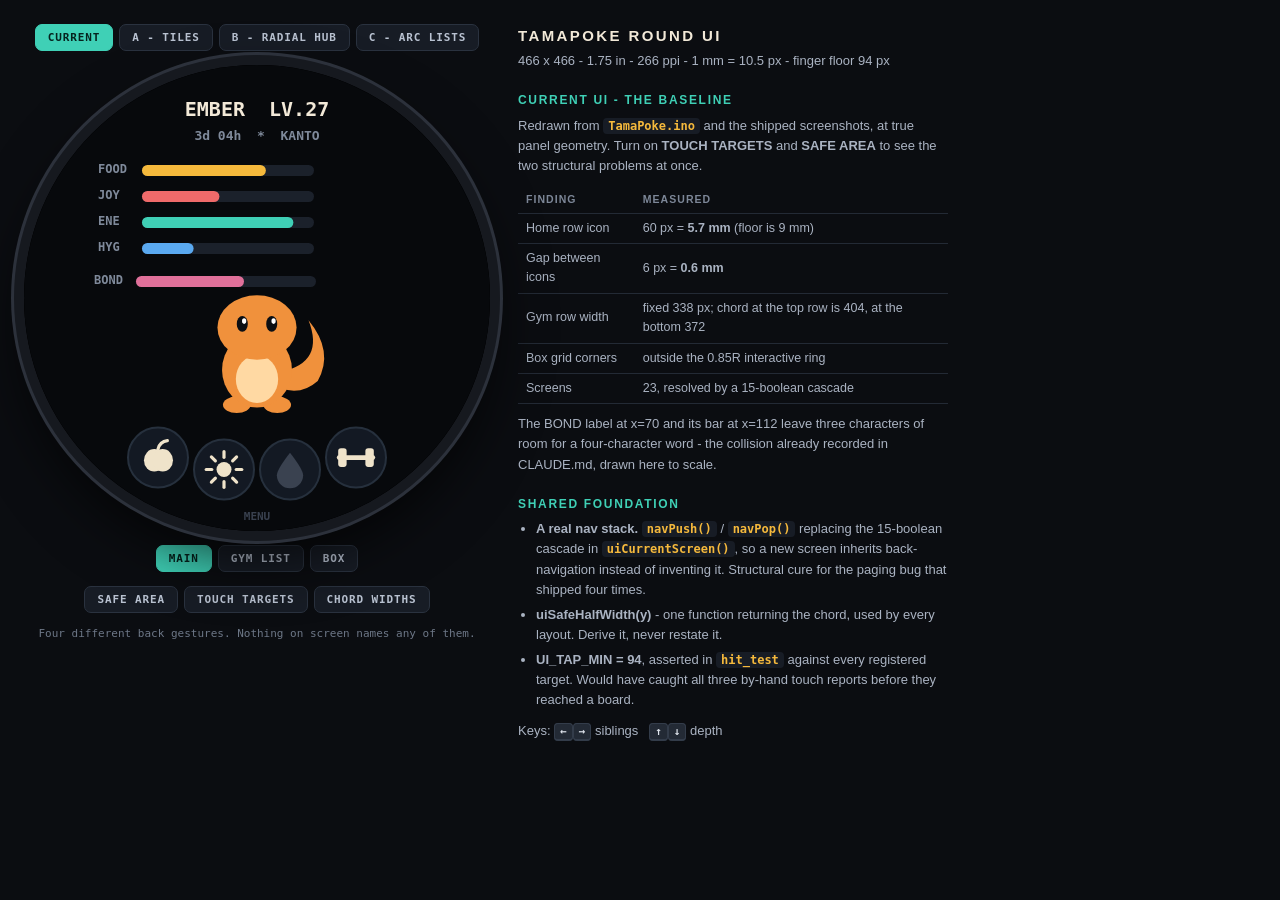
<file: tools/uxproto/index.html>
<!DOCTYPE html>
<meta charset="utf-8">
<title>TamaPoke - round UI prototypes</title>
<style>
  :root { color-scheme: dark; }
  * { box-sizing: border-box; }
  body {
    margin: 0; background: #0b0d11; color: #dfe4ec;
    font: 14px/1.55 ui-sans-serif, -apple-system, "Segoe UI", sans-serif;
    display: flex; gap: 28px; padding: 24px; align-items: flex-start;
  }
  h1 { font-size: 15px; letter-spacing: .16em; text-transform: uppercase; margin: 0 0 4px; color: #f2e9d8; }
  .sub { color: #7d8798; font-size: 12px; margin: 0 0 16px; }
  .stage { display: flex; flex-direction: column; align-items: center; gap: 14px; }
  .bezel {
    width: 466px; height: 466px; border-radius: 50%;
    background: #000; position: relative;
    box-shadow: 0 0 0 10px #16191f, 0 0 0 13px #2c313b, 0 26px 60px rgba(0,0,0,.75);
  }
  canvas { width: 466px; height: 466px; border-radius: 50%; display: block; touch-action: none; cursor: grab; }
  canvas:active { cursor: grabbing; }
  .row { display: flex; gap: 6px; flex-wrap: wrap; justify-content: center; max-width: 500px; }
  button {
    background: #171c25; color: #b9c2d1; border: 1px solid #2a323f; border-radius: 7px;
    padding: 7px 12px; font: 600 11px/1 ui-monospace, Menlo, monospace;
    letter-spacing: .08em; cursor: pointer; text-transform: uppercase;
  }
  button:hover { border-color: #3d4757; color: #e8eef8; }
  button[aria-pressed="true"] { background: #3fd0b6; border-color: #3fd0b6; color: #06231e; }
  button.alt[aria-pressed="true"] { background: #f5b93c; border-color: #f5b93c; color: #2a1c00; }
  .notes { width: 430px; }
  .notes h2 { font-size: 12px; letter-spacing: .14em; text-transform: uppercase; color: #3fd0b6; margin: 20px 0 6px; }
  .notes h2:first-child { margin-top: 0; }
  .notes p { margin: 0 0 10px; color: #aab3c2; font-size: 13px; }
  .notes ul { margin: 0 0 10px; padding-left: 18px; color: #aab3c2; font-size: 13px; }
  .notes li { margin-bottom: 5px; }
  code { font: 600 12px ui-monospace, Menlo, monospace; color: #f5b93c; background: #171c25; padding: 1px 5px; border-radius: 4px; }
  table { border-collapse: collapse; width: 100%; font-size: 12.5px; margin-bottom: 10px; }
  th, td { text-align: left; padding: 5px 8px; border-bottom: 1px solid #232a35; color: #aab3c2; }
  th { color: #7d8798; font-weight: 600; text-transform: uppercase; font-size: 10.5px; letter-spacing: .1em; }
  kbd { font: 600 11px ui-monospace, Menlo, monospace; background: #232a35; border: 1px solid #333c4a;
        border-bottom-width: 2px; border-radius: 4px; padding: 1px 5px; color: #dfe4ec; }
  .legend { font: 11px ui-monospace, Menlo, monospace; color: #6d7787; text-align: center; max-width: 470px; }
  .swatch { display: inline-block; width: 9px; height: 9px; border-radius: 2px; vertical-align: -1px; margin-right: 3px; }
</style>

<div class="stage">
  <div class="row" id="tabs"></div>
  <div class="bezel"><canvas id="cv" width="466" height="466"></canvas></div>
  <div class="row" id="views"></div>
  <div class="row" id="toggles"></div>
  <div class="legend" id="legend"></div>
</div>

<div class="notes" id="notes"></div>

<script>
// ---------------------------------------------------------------- geometry
const R = 233, CX = 233, CY = 233;
const PPMM = 466 / 1.75 / 25.4;          // 266 ppi -> 10.47 px per mm
const TAP_MIN = 94;                       // 9 mm finger floor, in px
const hc = y => Math.sqrt(Math.max(0, R * R - (y - CY) * (y - CY)));  // half chord

const C = {
  bg: '#07090c', ink: '#f2e9d8', dim: '#7f8a9b', track: '#1b212b', panel: '#131923',
  line: '#26303d', teal: '#3fd0b6', amber: '#f5b93c', rose: '#ef6a6a',
  blue: '#5aa9f0', gold: '#ffd76a', green: '#6dd36d', cream: '#efe3ca'
};

const cv = document.getElementById('cv');
const ctx = cv.getContext('2d');
const dpr = Math.min(3, window.devicePixelRatio || 1);
cv.width = 466 * dpr; cv.height = 466 * dpr; ctx.scale(dpr, dpr);

let HITS = [];   // every renderer declares its tappable areas here, per frame
let HIT_ON = true;
const hitR = (x, y, w, h, label) => HIT_ON && HITS.push({ x, y, w, h, label });
const hitC = (x, y, r, label) => HIT_ON && HITS.push({ x: x - r, y: y - r, w: r * 2, h: r * 2, label, round: true });

// ---------------------------------------------------------------- drawing
function T(txt, x, y, size, color, align = 'center', weight = 700) {
  ctx.fillStyle = color; ctx.textAlign = align; ctx.textBaseline = 'middle';
  ctx.font = `${weight} ${size}px ui-monospace, Menlo, monospace`;
  ctx.fillText(txt, x, y);
}
function ring(r, a0, a1, w, color, cap = 'butt') {
  ctx.beginPath(); ctx.arc(CX, CY, r, a0, a1);
  ctx.lineWidth = w; ctx.strokeStyle = color; ctx.lineCap = cap; ctx.stroke(); ctx.lineCap = 'butt';
}
function rrect(x, y, w, h, r, fill, stroke, lw = 2) {
  ctx.beginPath(); ctx.roundRect(x, y, w, h, r);
  if (fill) { ctx.fillStyle = fill; ctx.fill(); }
  if (stroke) { ctx.lineWidth = lw; ctx.strokeStyle = stroke; ctx.stroke(); }
}
function disc(x, y, r, fill, stroke, lw = 2) {
  ctx.beginPath(); ctx.arc(x, y, r, 0, 7);
  if (fill) { ctx.fillStyle = fill; ctx.fill(); }
  if (stroke) { ctx.lineWidth = lw; ctx.strokeStyle = stroke; ctx.stroke(); }
}
function bar(x, y, w, h, pct, color) {
  rrect(x, y, w, h, h / 2, C.track);
  if (pct > 0) rrect(x, y, Math.max(h, w * pct), h, h / 2, color);
}

// a stand-in creature; the firmware streams real PMD sprites here
function mon(x, y, s, c1 = '#f0913c', c2 = '#ffd9a3') {
  ctx.save(); ctx.translate(x, y); ctx.scale(s, s);
  ctx.fillStyle = c1;
  ctx.beginPath(); ctx.moveTo(26, 16); ctx.quadraticCurveTo(74, 6, 56, -40);
  ctx.quadraticCurveTo(84, -6, 66, 26); ctx.quadraticCurveTo(48, 42, 26, 34); ctx.fill();
  ctx.beginPath(); ctx.ellipse(-22, 52, 15, 9, 0, 0, 7); ctx.fill();
  ctx.beginPath(); ctx.ellipse(22, 52, 15, 9, 0, 0, 7); ctx.fill();
  ctx.beginPath(); ctx.ellipse(0, 14, 38, 41, 0, 0, 7); ctx.fill();
  ctx.fillStyle = c2; ctx.beginPath(); ctx.ellipse(0, 24, 23, 26, 0, 0, 7); ctx.fill();
  ctx.fillStyle = c1; ctx.beginPath(); ctx.ellipse(0, -32, 43, 35, 0, 0, 7); ctx.fill();
  ctx.fillStyle = '#0b0e13';
  ctx.beginPath(); ctx.ellipse(-16, -36, 6, 8.5, 0, 0, 7); ctx.fill();
  ctx.beginPath(); ctx.ellipse(16, -36, 6, 8.5, 0, 0, 7); ctx.fill();
  ctx.fillStyle = '#fff';
  ctx.beginPath(); ctx.ellipse(-14, -39, 2.3, 3, 0, 0, 7); ctx.fill();
  ctx.beginPath(); ctx.ellipse(18, -39, 2.3, 3, 0, 0, 7); ctx.fill();
  ctx.restore();
}

function icon(name, x, y, s, col) {
  ctx.save(); ctx.translate(x, y); ctx.scale(s / 32, s / 32);
  ctx.strokeStyle = col; ctx.fillStyle = col; ctx.lineWidth = 3.4;
  ctx.lineJoin = 'round'; ctx.lineCap = 'round';
  const P = (...pts) => { ctx.beginPath(); ctx.moveTo(pts[0], pts[1]); for (let i = 2; i < pts.length; i += 2) ctx.lineTo(pts[i], pts[i + 1]); };
  switch (name) {
    case 'food':
      ctx.beginPath(); ctx.ellipse(-4, 3, 11, 12, 0, 0, 7); ctx.fill();
      ctx.beginPath(); ctx.ellipse(5, 3, 11, 12, 0, 0, 7); ctx.fill();
      ctx.beginPath(); ctx.moveTo(0, -9); ctx.quadraticCurveTo(2, -17, 10, -18); ctx.stroke(); break;
    case 'light':
      ctx.beginPath(); ctx.arc(0, 0, 8, 0, 7); ctx.fill();
      for (let i = 0; i < 8; i++) { const a = i * Math.PI / 4; ctx.beginPath(); ctx.moveTo(Math.cos(a) * 13, Math.sin(a) * 13); ctx.lineTo(Math.cos(a) * 19, Math.sin(a) * 19); ctx.stroke(); } break;
    case 'bath':
      ctx.beginPath(); ctx.moveTo(0, -18); ctx.quadraticCurveTo(14, 0, 14, 6);
      ctx.arc(0, 6, 14, 0, Math.PI); ctx.quadraticCurveTo(-14, 0, 0, -18); ctx.fill(); break;
    case 'train':
      P(-18, 0, 18, 0); ctx.lineWidth = 5; ctx.stroke(); ctx.lineWidth = 3.4;
      rrect(-19, -10, 9, 20, 3, col); rrect(10, -10, 9, 20, 3, col); break;
    case 'party':
      ctx.beginPath(); ctx.arc(0, 0, 17, 0, 7); ctx.stroke();
      P(-17, 0, -6, 0); ctx.stroke(); P(6, 0, 17, 0); ctx.stroke();
      ctx.beginPath(); ctx.arc(0, 0, 6, 0, 7); ctx.fill(); break;
    case 'dex':
      rrect(-15, -17, 30, 34, 4, null, col, 3.4); P(-6, -17, -6, 17); ctx.stroke();
      P(1, -8, 10, -8); ctx.stroke(); P(1, 0, 10, 0); ctx.stroke(); break;
    case 'gym':
      ctx.beginPath(); ctx.moveTo(0, -18); for (let i = 1; i < 6; i++) { const a = -Math.PI / 2 + i * Math.PI / 3; ctx.lineTo(Math.cos(a) * 18, Math.sin(a) * 18); } ctx.closePath(); ctx.stroke();
      ctx.beginPath(); ctx.arc(0, 0, 7, 0, 7); ctx.fill(); break;
    case 'gear':
      ctx.beginPath(); ctx.arc(0, 0, 15, 0, 7); ctx.stroke();
      ctx.beginPath(); ctx.arc(0, 0, 6, 0, 7); ctx.stroke();
      for (let i = 0; i < 6; i++) { const a = i * Math.PI / 3; ctx.beginPath(); ctx.moveTo(Math.cos(a) * 15, Math.sin(a) * 15); ctx.lineTo(Math.cos(a) * 20, Math.sin(a) * 20); ctx.lineWidth = 6; ctx.stroke(); } break;
    case 'bag':
      rrect(-15, -8, 30, 24, 5, null, col, 3.4);
      ctx.beginPath(); ctx.arc(0, -8, 9, Math.PI, 0); ctx.stroke(); break;
    case 'back':
      P(8, -12, -8, 0, 8, 12); ctx.lineWidth = 4; ctx.stroke(); break;
  }
  ctx.restore();
}

function clipCircle() { ctx.save(); ctx.beginPath(); ctx.arc(CX, CY, R, 0, 7); ctx.clip(); }

// ---------------------------------------------------------------- state
const S = {
  proto: 'now', view: 0,
  overlays: { safe: false, targets: false, chord: false },
  tile: 2, tilePos: 2, detail: 0, detailTarget: 0,   // A
  bloom: 0, bloomTarget: 0, hubSel: -1,              // B
  scroll: 0, scrollPos: 0,                           // C
  toast: '', toastUntil: 0, flash: 0
};
const say = m => { S.toast = m; S.toastUntil = performance.now() + 1400; };

const DATA = {
  pet: { name: 'EMBER', species: 'CHARMANDER', lvl: 27, food: .72, joy: .45, ene: .88, hyg: .3, bond: .6 },
  party: [
    { n: 'BULBA', d: 'IVYSAUR', l: 41, c: '#6dd36d' }, { n: 'SQUIRT', d: 'WARTORTLE', l: 38, c: '#5aa9f0' },
    { n: 'PIKA', d: 'PIKACHU', l: 52, c: '#f5d33c' }, { n: 'ONIX', d: 'ONIX', l: 33, c: '#9aa4b2' },
    { n: '', d: '', l: 0, c: '' }, { n: 'GENGAR', d: 'GENGAR', l: 61, c: '#a878d8' }
  ],
  gyms: [
    { n: 'BROCK', t: 'ROCK', l: 14, w: 1 }, { n: 'MISTY', t: 'WATER', l: 21, w: 1 },
    { n: 'SURGE', t: 'ELECTRIC', l: 24, w: 1 }, { n: 'ERIKA', t: 'GRASS', l: 29, w: 0 },
    { n: 'KOGA', t: 'POISON', l: 43, w: 0 }, { n: 'SABRINA', t: 'PSYCHIC', l: 43, w: 0 },
    { n: 'BLAINE', t: 'FIRE', l: 47, w: 0 }, { n: 'GIOVANNI', t: 'GROUND', l: 50, w: 0 },
    { n: 'LORELEI', t: 'ICE', l: 52, w: 0 }, { n: 'BRUNO', t: 'FIGHT', l: 53, w: 0 },
    { n: 'AGATHA', t: 'GHOST', l: 54, w: 0 }, { n: 'LANCE', t: 'DRAGON', l: 56, w: 0 }
  ],
  box: [
    { n: 'RATTATA', l: 12, c: '#c08a5a' }, { n: 'PIDGEY', l: 18, c: '#d8c08a' },
    { n: 'ODDISH', l: 22, c: '#6dd36d' }, { n: '', l: 0, c: '' },
    { n: 'ABRA', l: 29, c: '#f0a0c0' }, { n: 'MACHOP', l: 31, c: '#9aa4b2' }
  ]
};

// ================================================================ CURRENT UI
function drawNow() {
  ctx.fillStyle = C.bg; ctx.fillRect(0, 0, 466, 466);
  if (S.view === 0) nowMain(); else if (S.view === 1) nowList(); else nowBox();
}

function nowMain() {
  const p = DATA.pet;
  T(p.name + '  LV.' + p.lvl, CX, 46, 20, C.ink);
  T('3d 04h  *  KANTO', CX, 72, 13, C.dim);
  const stats = [['FOOD', p.food, C.amber], ['JOY', p.joy, C.rose], ['ENE', p.ene, C.teal], ['HYG', p.hyg, C.blue]];
  stats.forEach(([n, v, col], i) => {
    const y = 100 + i * 26;
    T(n, 74, y + 5, 12, C.dim, 'left');
    bar(118, y, 172, 11, v, col);
  });
  T('BOND', 70, 216, 12, C.dim, 'left');   // the collision this file's notes describe
  bar(112, 211, 180, 11, p.bond, '#e0709a');
  mon(CX, 292, 0.92);
  // four 60 px icons at 66 px pitch, on the panel arc
  const names = ['food', 'light', 'bath', 'train'];
  names.forEach((n, i) => {
    const dx = (i - 1.5) * 66, x = CX + dx, y = 406 - dx * dx / 729;
    disc(x, y, 30, C.panel, C.line, 2);
    icon(n, x, y, 30, i === 2 ? '#3a4250' : C.cream);   // BATH greyed while asleep
    hitR(x - 30, y - 30, 60, 60, n.toUpperCase());
  });
  T('MENU', CX, 452, 11, '#39414f');
}

function nowList() {
  ctx.fillStyle = C.cream; ctx.fillRect(0, 0, 466, 466);
  T('GYMS - KANTO', CX, 44, 18, '#3a3226');
  for (let i = 0; i < 5; i++) {
    const g = DATA.gyms[i], y = 84 + i * 62;
    rrect(64, y, 338, 54, 8, g.w ? '#e2d3b4' : '#e9dcc2', '#c9b78f', 2);
    T(g.n, 78, y + 20, 17, '#3a3226', 'left');
    T(g.t + '  -  LV.' + g.l, 78, y + 40, 12, '#8a7c62', 'left');
    if (g.w) { disc(372, y + 27, 15, C.gold, '#a8862a', 2); T('*', 372, y + 27, 15, '#6b5210'); }
    hitR(64, y, 338, 54, 'ROW ' + (i + 1));
  }
  T('1 / 3   swipe: page  -  past the end: exit', CX, 424, 11, '#8a7c62');
}

function nowBox() {
  ctx.fillStyle = C.cream; ctx.fillRect(0, 0, 466, 466);
  T('BOX  1/3', CX, 40, 18, '#3a3226');
  for (let i = 0; i < 6; i++) {
    const x = 62 + (i % 2) * 178, y = 74 + ((i / 2) | 0) * 118, b = DATA.box[i];
    rrect(x, y, 164, 106, 8, '#e9dcc2', '#c9b78f', 2);
    if (b.n) {
      disc(x + 38, y + 46, 26, b.c || '#ccc');
      T(b.n, x + 72, y + 36, 12, '#3a3226', 'left');
      T('Lv.' + b.l, x + 72, y + 58, 12, '#8a7c62', 'left');
    } else T('- EMPTY -', x + 82, y + 53, 12, '#b6a88f');
    hitR(x, y, 164, 106, 'SLOT ' + (i + 1));
  }
  T('tap: back', CX, 440, 12, '#8a7c62');
}

// ================================================================ A - TILES
const TILES = ['PLAYER', 'PARTY', 'PET', 'EXPLORE', 'GYM', 'DEX'];

function drawA() {
  ctx.fillStyle = C.bg; ctx.fillRect(0, 0, 466, 466);
  clipCircle();
  const off = (S.tilePos - S.tile) * 466;
  for (let d = -1; d <= 1; d++) {
    const idx = S.tile + d; if (idx < 0 || idx >= TILES.length) continue;
    ctx.save(); ctx.translate(d * 466 - off, 0);
    HIT_ON = (d === 0);
    tileBody(idx);
    HIT_ON = true;
    ctx.restore();
  }
  ctx.restore();

  // persistent chrome: a title pill at 12 o'clock, tile dots at 6 o'clock
  rrect(CX - 60, 5, 120, 27, 13, 'rgba(7,9,12,.92)');
  T(TILES[S.tile], CX, 19, 13, C.teal);
  const n = TILES.length, w = 14, gap = 8, tot = n * w + (n - 1) * gap;
  for (let i = 0; i < n; i++) {
    const x = CX - tot / 2 + i * (w + gap);
    rrect(x, 432, i === S.tile ? w + 10 : w, 6, 3, i === S.tile ? C.teal : '#2c3542');
  }
  if (S.detail > .01) drawADetail();
  T('^ DETAIL', CX, 50, 10, 'rgba(63,208,182,' + (0.55 * (1 - S.detail)) + ')');
}

function tileBody(i) {
  if (i === 0) tilePlayer(); else if (i === 1) tileParty();
  else if (i === 2) tilePet(); else if (i === 3) tileExplore();
  else if (i === 4) tileGym(); else tileDex();
}

function tilePet() {
  const p = DATA.pet;
  // care stats become rim arcs, kept in the top half so the action row stays clear
  const seg = 0.14 * Math.PI;
  [[-0.94, p.food, C.amber, 'FOOD'], [-0.78, p.joy, C.rose, 'JOY'],
   [-0.36, p.ene, C.teal, 'ENE'], [-0.20, p.hyg, C.blue, 'HYG']].forEach(([s, v, col, lbl]) => {
    const a0 = s * Math.PI;
    ring(216, a0, a0 + seg, 9, '#1a2029', 'round');
    ring(216, a0, a0 + seg * v, 9, col, 'round');
    const am = a0 + seg / 2;
    T(lbl, CX + Math.cos(am) * 188, CY + Math.sin(am) * 188, 10, col);
  });
  T(p.name, CX, 118, 24, C.ink);
  T('LV.' + p.lvl + '  ' + p.species, CX, 142, 12, C.dim);
  mon(CX, 252, 0.88);
  // Compact-button pattern: 72 px graphic inside a 94 px hit disc.
  const home = [[92, 352], [186, 370], [280, 370], [374, 352]];
  ['food', 'light', 'bath', 'train'].forEach((n, i) => {
    const [x, y] = home[i];
    disc(x, y, 36, '#111823', C.line, 2);
    icon(n, x, y, 28, i === 2 ? '#39414f' : C.cream);
    hitC(x, y, 47, n.toUpperCase());
  });
  T('< PARTY', CX - 62, 414, 12, C.ink);
  T('EXPLORE >', CX + 62, 414, 12, C.ink);
}

function tileExplore() {
  T('EXPLORE', CX, 58, 24, C.ink);
  icon('party', CX, 145, 52, C.cream);
  rrect(CX - 92, 202, 184, 30, 10, '#111823', C.line, 2);
  T('KANTO', CX, 217, 13, C.ink);
  rrect(CX - 70, 246, 140, 44, 12, C.cream, C.line, 2);
  T('EASY', CX, 268, 14, C.bg);
  rrect(CX - 155, 306, 310, 72, 16, C.teal, C.ink, 2);
  T('EXPLORE', CX, 342, 22, C.bg);
  hitR(CX - 155, 295, 310, 94, 'START EXPLORING');
}

function tileGym() {
  T('KANTO', CX, 74, 22, C.ink); T('3 / 8 BADGES', CX, 100, 12, C.dim);
  for (let i = 0; i < 8; i++) {
    const x = CX + ((i % 4) - 1.5) * 78, y = 152 + ((i / 4) | 0) * 84;
    const won = DATA.gyms[i].w;
    disc(x, y, 33, won ? '#2a2410' : '#111823', won ? C.gold : C.line, 2);
    if (won) { disc(x, y, 20, C.gold); T('*', x, y + 1, 18, '#5c4406'); }
    else T('?', x, y, 18, '#39414f');
    hitC(x, y, 33, 'BADGE ' + (i + 1));
  }
  rrect(CX - 150, 336, 300, 62, 14, '#111823', C.line, 2);
  T('NEXT: ERIKA', CX, 356, 15, C.teal);
  T('GRASS  -  LV.29  -  3 MONS', CX, 378, 11, C.dim);
  hitR(CX - 150, 336, 300, 62, 'NEXT LEADER');
}

function tileParty() {
  // six slots on a ring, rotated so nothing sits under the title pill
  DATA.party.forEach((m, i) => {
    const a = -Math.PI / 3 + i * Math.PI / 3;
    const x = CX + Math.cos(a) * 126, y = CY + Math.sin(a) * 126;
    disc(x, y, 52, m.n ? '#111823' : '#0d1219', m.n ? C.line : '#1a2029', 2);
    if (m.n) {
      disc(x, y - 12, 22, m.c);
      T(m.n.slice(0, 7), x, y + 18, 11, C.ink);
      T('L' + m.l, x, y + 34, 10, C.dim);
    } else T('+', x, y, 26, '#2c3542');
    hitC(x, y, 52, m.n || 'EMPTY');
  });
  disc(CX, CY, 46, '#0d1219', C.teal, 2);
  T('5/6', CX, CY - 8, 19, C.teal); T('BOX', CX, CY + 14, 11, C.dim);
  hitC(CX, CY, 46, 'BOX');
}

function tileDex() {
  T('POKEDEX', CX, 74, 20, C.ink);
  ring(150, -Math.PI / 2, -Math.PI / 2 + Math.PI * 2 * 0.42, 18, C.teal, 'round');
  ring(150, -Math.PI / 2 + Math.PI * 2 * 0.42, Math.PI * 1.5, 18, '#1a2029');
  T('162', CX, CY - 8, 46, C.ink); T('OF 386', CX, CY + 28, 13, C.dim);
  T('KANTO 151  JOHTO 11', CX, 388, 12, C.dim);
}

function tilePlayer() {
  T('NATHAN', CX, 74, 22, C.ink);
  disc(CX, 176, 56, '#111823', C.line, 2); T('@', CX, 176, 40, C.teal);
  [['BADGES', '3'], ['MEDALS', '7'], ['STREAK', '12d']].forEach(([k, v], i) => {
    const y = 268 + i * 50;
    T(k, 128, y, 12, C.dim, 'left'); T(v, 338, y, 16, C.ink, 'right');
  });
}

function drawADetail() {
  const t = S.detail, y0 = 466 - 466 * t;
  ctx.save(); clipCircle();
  ctx.globalAlpha = t;
  ctx.fillStyle = '#0c1119'; ctx.fillRect(0, y0, 466, 466);
  ctx.strokeStyle = C.teal; ctx.lineWidth = 2;
  ctx.beginPath(); ctx.moveTo(120, y0 + 1); ctx.lineTo(346, y0 + 1); ctx.stroke();
  ctx.translate(0, y0);
  T('MOVES', CX, 56, 18, C.teal);
  [['FLAMETHROWER', 'FIRE', 95], ['SLASH', 'NORMAL', 70], ['DRAGON RAGE', 'DRAGON', 40], ['SMOKESCREEN', 'NORMAL', 0]]
    .forEach(([n, ty, pw], i) => {
      const yy = 104 + i * 62, w = 2 * hc(yy + 24) - 34;
      rrect(CX - w / 2, yy, w, 50, 10, '#131b26', C.line, 2);
      T(n, CX - w / 2 + 16, yy + 20, 14, C.ink, 'left');
      T(ty + (pw ? '  PWR ' + pw : '  STATUS'), CX - w / 2 + 16, yy + 38, 11, C.dim, 'left');
    });
  T('v  BACK', CX, 404, 12, C.dim);
  ctx.restore();
}

// ================================================================ B - HUB
const HUB = [['food', 'FEED'], ['light', 'LIGHT'], ['bath', 'BATH'], ['train', 'TRAIN'],
             ['party', 'PARTY'], ['dex', 'DEX'], ['gym', 'GYM'], ['gear', 'SETUP']];

function drawB() {
  ctx.fillStyle = C.bg; ctx.fillRect(0, 0, 466, 466);
  const b = S.bloom, p = DATA.pet;
  ctx.globalAlpha = Math.max(0, 1 - b * 1.4);
  T(p.name + '  LV.' + p.lvl, CX, 46, 20, C.ink);
  const segs = [[-Math.PI * .92, -Math.PI * .58, p.food, C.amber],
                [-Math.PI * .42, -Math.PI * .08, p.joy, C.rose],
                [Math.PI * .08, Math.PI * .42, p.ene, C.teal],
                [Math.PI * .58, Math.PI * .92, p.hyg, C.blue]];
  segs.forEach(([a0, a1, v, col]) => {
    ring(220, a0, a1, 8, '#1a2029', 'round'); ring(220, a0, a0 + (a1 - a0) * v, 8, col, 'round');
  });
  ctx.globalAlpha = 1;
  mon(CX, CY + 30 - b * 26, 1.02 - b * .34);

  if (b > .01) {
    ctx.fillStyle = `rgba(5,7,10,${.74 * b})`;
    ctx.beginPath(); ctx.arc(CX, CY, R, 0, 7); ctx.fill();
    HUB.forEach(([ic, lbl], i) => {
      const a = -Math.PI / 2 + i * Math.PI / 4;
      const rr = 165 * b, x = CX + Math.cos(a) * rr, y = CY + Math.sin(a) * rr;
      const on = S.hubSel === i;
      ctx.globalAlpha = b;
      disc(x, y, 48, on ? '#0d2b26' : '#121a25', on ? C.teal : C.line, on ? 3 : 2);
      icon(ic, x, y - 8, 32, on ? C.teal : C.cream);
      T(lbl, x, y + 24, 10, on ? C.teal : C.dim);
      ctx.globalAlpha = 1;
      if (b > .9) hitC(x, y, 48, lbl);
    });
    ctx.globalAlpha = b;
    disc(CX, CY, 40, 'rgba(10,14,20,.9)', C.line, 2);
    icon('back', CX, CY, 30, C.dim);
    ctx.globalAlpha = 1;
    if (b > .9) hitC(CX, CY, 40, 'CLOSE');
  } else {
    T('TAP THE PET', CX, 404, 13, C.dim);
    T('* HOLD FOR ACTIONS *', CX, 430, 11, '#3a4250');
    hitC(CX, CY + 30, 84, 'PET / OPEN HUB');
  }
}

// ================================================================ C - ARCS
function drawC() {
  ctx.fillStyle = C.bg; ctx.fillRect(0, 0, 466, 466);
  if (S.view === 0) arcList(); else honeycomb();
}

function arcList() {
  clipCircle();
  const list = DATA.gyms, rowH = 78;
  for (let i = 0; i < list.length; i++) {
    const y = 112 + (i - S.scrollPos) * rowH;
    if (y < -60 || y > 526) continue;
    const d = Math.min(1, Math.abs(y - CY) / 236);
    const sc = 1 - .2 * d, al = 1 - .62 * d * d;
    const g = list[i], h = 62 * sc;
    // width comes from the NARROWER of the two corners, so no corner leaves the circle
    const w = Math.max(140, 2 * Math.min(hc(y - h / 2), hc(y + h / 2)) - 18);
    ctx.globalAlpha = al;
    rrect(CX - w / 2, y - h / 2, w, h, h / 2, g.w ? '#14201d' : '#111823', g.w ? '#27473f' : C.line, 2);
    disc(CX - w / 2 + h / 2, y, h / 2 - 7, g.w ? C.gold : '#1b2531', g.w ? '#a8862a' : '#252f3c', 2);
    if (g.w) T('*', CX - w / 2 + h / 2, y + 1, 16 * sc, '#5c4406');
    T(g.n, CX - w / 2 + h + 6, y - 8 * sc, 16 * sc, g.w ? C.teal : C.ink, 'left');
    T(g.t + '  LV.' + g.l, CX - w / 2 + h + 6, y + 11 * sc, 11 * sc, C.dim, 'left');
    T((w | 0) + 'px', CX + w / 2 - 12, y, 9 * sc, 'rgba(63,208,182,.45)', 'right');
    ctx.globalAlpha = 1;
    if (d < .85) hitR(CX - w / 2, y - h / 2, w, h, g.n);
  }
  ctx.restore();

  rrect(CX - 78, 5, 156, 27, 13, 'rgba(7,9,12,.92)');
  T('KANTO LADDER', CX, 19, 12, C.teal);
  // the rim doubles as scrollbar and scroll surface: an arc, because a straight
  // bar is thinnest exactly where the list is longest
  const a0 = -Math.PI * .30, a1 = Math.PI * .30;
  ring(210, a0, a1, 42, 'rgba(63,208,182,.05)');
  const maxS = Math.max(1, list.length - 5), frac = S.scrollPos / maxS;
  const span = (a1 - a0) * (5 / list.length);
  ring(222, a0, a1, 6, '#1b2530', 'round');
  ring(222, a0 + (a1 - a0 - span) * frac, a0 + (a1 - a0 - span) * frac + span, 6, C.teal, 'round');
  [[a0, -1], [a1, 1]].forEach(([a, d]) => {
    const x = CX + Math.cos(a) * 198, y = CY + Math.sin(a) * 198;
    ctx.strokeStyle = '#39414f'; ctx.lineWidth = 2.5; ctx.lineCap = 'round';
    ctx.beginPath(); ctx.moveTo(x - 6, y + 4 * d); ctx.lineTo(x, y - 3 * d); ctx.lineTo(x + 6, y + 4 * d); ctx.stroke();
  });
}

function honeycomb() {
  rrect(CX - 44, 5, 88, 27, 13, 'rgba(7,9,12,.92)');
  T('BOX', CX, 19, 13, C.teal);
  DATA.box.forEach((b, i) => {
    const a = -Math.PI / 3 + i * Math.PI / 3;
    const x = CX + Math.cos(a) * 126, y = CY + Math.sin(a) * 126;
    disc(x, y, 56, b.n ? '#111823' : '#0c1118', b.n ? C.line : '#182029', 2);
    if (b.n) {
      disc(x, y - 14, 24, b.c); T(b.n.slice(0, 8), x, y + 20, 11, C.ink); T('LV.' + b.l, x, y + 37, 10, C.dim);
    } else T('+', x, y, 28, '#2c3542');
    hitC(x, y, 56, b.n || 'EMPTY');
  });
  disc(CX, CY, 44, '#0c1118', C.teal, 2);
  T('1/3', CX, CY - 7, 19, C.teal); T('PAGE', CX, CY + 14, 10, C.dim);
  hitC(CX, CY, 44, 'PAGE');
  T('v  BACK', CX, 446, 11, '#39414f');
}

// ================================================================ overlays
function drawOverlays() {
  const o = S.overlays;
  if (o.safe) {
    ctx.setLineDash([6, 6]);
    ctx.strokeStyle = 'rgba(90,169,240,.55)'; ctx.lineWidth = 1.5;
    ctx.strokeRect(68, 68, 330, 330);                       // inscribed square
    ctx.strokeStyle = 'rgba(245,185,60,.5)';
    ctx.beginPath(); ctx.arc(CX, CY, R * .9, 0, 7); ctx.stroke();   // text ring
    ctx.strokeStyle = 'rgba(239,106,106,.5)';
    ctx.beginPath(); ctx.arc(CX, CY, R * .85, 0, 7); ctx.stroke();  // interactive ring
    ctx.setLineDash([]);
    T('INSCRIBED SQUARE 330', CX, 60, 9, 'rgba(90,169,240,.9)');
  }
  if (o.chord) {
    ctx.strokeStyle = 'rgba(63,208,182,.28)'; ctx.lineWidth = 1;
    for (let y = 40; y <= 426; y += 44) {
      const w = hc(y);
      ctx.beginPath(); ctx.moveTo(CX - w, y); ctx.lineTo(CX + w, y); ctx.stroke();
      T((w * 2) | 0, CX + w - 20, y - 9, 9, 'rgba(63,208,182,.75)', 'right');
    }
  }
  if (o.targets) {
    HITS.forEach(h => {
      const m = Math.min(h.w, h.h);
      const col = m >= TAP_MIN ? 'rgba(109,211,109,.95)' : m >= 78 ? 'rgba(245,185,60,.95)' : 'rgba(239,106,106,.95)';
      ctx.strokeStyle = col; ctx.lineWidth = 2; ctx.setLineDash([4, 4]);
      if (h.round) { ctx.beginPath(); ctx.arc(h.x + h.w / 2, h.y + h.h / 2, h.w / 2, 0, 7); ctx.stroke(); }
      else ctx.strokeRect(h.x, h.y, h.w, h.h);
      ctx.setLineDash([]);
      T((m / PPMM).toFixed(1) + 'mm', h.x + h.w / 2, h.y + h.h / 2, 10, col);
    });
  }
}

// ================================================================ frame
function frame() {
  const now = performance.now();
  S.tilePos += (S.tile - S.tilePos) * .22;
  S.detail += (S.detailTarget - S.detail) * .22;
  S.bloom += (S.bloomTarget - S.bloom) * .24;
  S.scrollPos += (S.scroll - S.scrollPos) * .2;
  HITS = [];
  ctx.save(); ctx.beginPath(); ctx.arc(CX, CY, R, 0, 7); ctx.clip();
  ctx.fillStyle = '#000'; ctx.fillRect(0, 0, 466, 466);
  if (S.proto === 'now') drawNow(); else if (S.proto === 'a') drawA();
  else if (S.proto === 'b') drawB(); else drawC();
  drawOverlays();
  if (S.flash > 0) {
    ctx.fillStyle = `rgba(63,208,182,${S.flash * .1})`; ctx.fillRect(0, 0, 466, 466); S.flash -= .05;
  }
  if (now < S.toastUntil) {
    const a = Math.min(1, (S.toastUntil - now) / 300);
    ctx.globalAlpha = a;
    rrect(CX - 118, 392, 236, 34, 17, 'rgba(10,14,20,.94)', C.teal, 2);
    T(S.toast, CX, 409, 12, C.teal);
    ctx.globalAlpha = 1;
  }
  ctx.restore();
  requestAnimationFrame(frame);
}

// ================================================================ input
let ptr = null;
cv.addEventListener('pointerdown', e => {
  const r = cv.getBoundingClientRect();
  const x = (e.clientX - r.left) * 466 / r.width, y = (e.clientY - r.top) * 466 / r.height;
  const rad = Math.hypot(x - CX, y - CY);
  ptr = { x, y, x0: x, y0: y, t: performance.now(), rim: rad > 188, a0: Math.atan2(y - CY, x - CX), s0: S.scroll };
  cv.setPointerCapture(e.pointerId);
});
cv.addEventListener('pointermove', e => {
  if (!ptr) return;
  const r = cv.getBoundingClientRect();
  ptr.x = (e.clientX - r.left) * 466 / r.width; ptr.y = (e.clientY - r.top) * 466 / r.height;
  if (ptr.rim && S.proto === 'c' && S.view === 0) {
    let da = Math.atan2(ptr.y - CY, ptr.x - CX) - ptr.a0;
    while (da > Math.PI) da -= 2 * Math.PI; while (da < -Math.PI) da += 2 * Math.PI;
    S.scroll = clamp(ptr.s0 + da * 3.2, 0, Math.max(1, DATA.gyms.length - 5));
  }
});
cv.addEventListener('pointerup', () => {
  if (!ptr) return;
  const dx = ptr.x - ptr.x0, dy = ptr.y - ptr.y0, dt = performance.now() - ptr.t;
  const rim = ptr.rim, p = ptr; ptr = null;
  if (rim && S.proto === 'c' && S.view === 0) return;
  if (Math.abs(dx) > 40 && Math.abs(dy) < 40 && dt < 900) return onSwipe(dx > 0 ? 1 : -1);
  if (Math.abs(dy) > 40 && Math.abs(dx) < 40 && dt < 900) return onSwipeV(dy > 0 ? 1 : -1);
  if (Math.abs(dx) < 22 && Math.abs(dy) < 22) onTap(p.x, p.y);
});
const clamp = (v, a, b) => v < a ? a : v > b ? b : v;

function onTap(x, y) {
  S.flash = 1;
  if (S.proto === 'b') {
    if (S.bloomTarget < .5) { S.bloomTarget = 1; S.hubSel = -1; return; }
    const rad = Math.hypot(x - CX, y - CY);
    if (rad < 60) { S.bloomTarget = 0; return; }
    let best = -1, bd = 1e9;
    HUB.forEach((h, i) => {
      const a = -Math.PI / 2 + i * Math.PI / 4;
      const d = Math.hypot(x - (CX + Math.cos(a) * 165), y - (CY + Math.sin(a) * 165));
      if (d < 48 && d < bd) { bd = d; best = i; }
    });
    if (best >= 0) { S.hubSel = best; say(HUB[best][1]); }
    return;
  }
  const h = HITS.find(t => t.round
    ? Math.hypot(x - (t.x + t.w / 2), y - (t.y + t.h / 2)) <= t.w / 2
    : x >= t.x && x <= t.x + t.w && y >= t.y && y <= t.y + t.h);
  if (h) say(h.label);
  else if (S.proto === 'now' && S.view === 2) say('BACK (tap anywhere)');
}

function onSwipe(dir) {
  if (S.proto === 'a') {
    if (S.detailTarget) return say('DETAIL: no horizontal');
    const n = clamp(S.tile - dir, 0, TILES.length - 1);
    if (n === S.tile) { say('END OF ROW - bumps, never exits'); S.tilePos += dir * 12; }
    S.tile = n; return;
  }
  if (S.proto === 'c') { say(S.view === 0 ? 'HORIZONTAL FREE' : 'PAGE'); return; }
  if (S.proto === 'now') say(dir > 0 ? 'SWIPE R = exit / party' : 'SWIPE L = page or exit');
}
function onSwipeV(dir) {
  if (S.proto === 'a') { S.detailTarget = dir > 0 ? 0 : 1; say(dir > 0 ? 'BACK' : 'DETAIL'); return; }
  if (S.proto === 'b') { S.bloomTarget = dir > 0 ? 0 : 1; return; }
  if (S.proto === 'c') { if (dir > 0) say('BACK'); else say('DETAIL'); return; }
  say('SWIPE V = card / player');
}
addEventListener('keydown', e => {
  if (e.key === 'ArrowRight') onSwipe(-1); else if (e.key === 'ArrowLeft') onSwipe(1);
  else if (e.key === 'ArrowUp') onSwipeV(-1); else if (e.key === 'ArrowDown') onSwipeV(1);
});

// ================================================================ shell
const PROTOS = {
  now: {
    label: 'CURRENT', views: ['MAIN', 'GYM LIST', 'BOX'],
    legend: 'Four different back gestures. Nothing on screen names any of them.',
    notes: `<h2>Current UI - the baseline</h2>
    <p>Redrawn from <code>TamaPoke.ino</code> and the shipped screenshots, at true panel geometry.
    Turn on <b>TOUCH TARGETS</b> and <b>SAFE AREA</b> to see the two structural problems at once.</p>
    <table><tr><th>Finding</th><th>Measured</th></tr>
    <tr><td>Home row icon</td><td>60 px = <b>5.7 mm</b> (floor is 9 mm)</td></tr>
    <tr><td>Gap between icons</td><td>6 px = <b>0.6 mm</b></td></tr>
    <tr><td>Gym row width</td><td>fixed 338 px; chord at the top row is 404, at the bottom 372</td></tr>
    <tr><td>Box grid corners</td><td>outside the 0.85R interactive ring</td></tr>
    <tr><td>Screens</td><td>23, resolved by a 15-boolean cascade</td></tr></table>
    <p>The BOND label at x=70 and its bar at x=112 leave three characters of room for a
    four-character word - the collision already recorded in CLAUDE.md, drawn here to scale.</p>`
  },
  a: {
    label: 'A - TILES', views: [],
    legend: 'Drag / arrows. Horizontal = siblings (bumps at the ends). Up = detail, down = back.',
    notes: `<h2>A - Watch face + tiles</h2>
    <p>Six peer tiles on one horizontal axis, with EXPLORE promoted out of the gym ladder. The axis
    is <b>always drawn</b> as the dot row at 6 o'clock, and the pet names PARTY and EXPLORE beside
    it so the navigation is visible before somebody already knows to swipe.</p>
    <ul>
      <li><b>Horizontal bumps, never exits.</b> Try swiping past PLAYER or DEX. This removes
      "page off the end to close", which is the same gesture meaning two things today.</li>
      <li><b>Vertical is depth, and only depth.</b> Up opens detail on whatever tile is in front of
      you, down closes it. One gesture, one meaning, every screen.</li>
      <li><b>Care stats become rim arcs.</b> Four bars stacked in the middle waste the widest part of
      the circle; arcs live in the part no rectangular layout can use, and read at a glance.</li>
      <li><b>The home row moved up and separated graphic from target.</b> Four visible 72 px
      buttons sit inside tangent 94 px hit discs. Wear OS explicitly uses this compact-button
      pattern: a smaller graphic does not require a smaller touch target.</li>
      <li><b>Party is a ring of six</b> around a BOX hub: 112 px targets, no wasted corners.</li>
    </ul>
    <p>Depth never exceeds 2, because tiles are peers rather than a hierarchy.</p>
    <p>The first pass made the visible buttons as large as their hit areas, which looked heavy.
    The implementation now follows Wear OS compact buttons: 72 px graphics inside 94 px targets.
    <code>hit_test</code> checks the target discs remain tangent, distinct and fully on glass.</p>`,
  },
  b: {
    label: 'B - RADIAL HUB', views: [],
    legend: 'Tap the pet to bloom. Tap an icon to select, centre to close. Down also closes.',
    notes: `<h2>B - Radial hub</h2>
    <p>The circle <i>is</i> the menu. Eight actions at 45 degree intervals on radius 165, each a
    <b>96 px disc</b> - over the 9 mm floor with 30 px of clear space between neighbours, so a
    fumble cannot land on the wrong one.</p>
    <ul>
      <li><b>Replaces three things at once</b>: <code>SCR_MENU</code>, the four hidden main-screen
      swipes, and the cramped four-icon home row.</li>
      <li><b>Radial separation beats linear.</b> A vertical list puts targets 1 px apart on one axis;
      a ring separates them on two, which is what makes 8 items safe at this size.</li>
      <li><b>The pet stays visible</b> in the middle and the ring dims the background, so the hub
      reads as an overlay rather than a screen change - no orientation is lost.</li>
      <li><b>Cost:</b> it is the one idea here that must be taught. A single bloom animation on
      first boot, and the "* HOLD FOR ACTIONS *" hint until first use, covers it.</li>
    </ul>
    <p>Turn on <b>TOUCH TARGETS</b> with the hub open: all eight are green, which no arrangement of
    eight items in a list on this panel achieves.</p>`
  },
  c: {
    label: 'C - ARC LISTS', views: ['GYM LADDER', 'BOX'],
    legend: 'Drag the outer ring to scroll (the highlighted band). Tap a row to select.',
    notes: `<h2>C - Arc list + rim scroll</h2>
    <p>Keeps the information architecture; changes only how lists are drawn. Applies to the gym
    ladder, box, bag, move picker, party and dex in one change.</p>
    <ul>
      <li><b>Row width follows the chord</b>: <code>w(y) = 2 sqrt(233^2 - (y-233)^2) - 30</code>.
      Compare with CURRENT / GYM LIST, where all five rows are 338 px and the middle one throws away
      66 px of usable width.</li>
      <li><b>Rows scale to 0.8 and fade toward the rim</b>, which reads as a physical drum and gives
      free depth cues - the edge rows look intentional instead of accidentally short.</li>
      <li><b>The scrollbar is an arc</b> at 2-4 o'clock. A straight bar is at its thinnest exactly
      where the list is longest, and it shows position but not extent.</li>
      <li><b>Rim drag scrolls</b>, content taps select. The board has no crown
      (<code>rtcbat.h</code> exposes only <code>pwrShortPressed()</code>), so an arc drag in the
      outer 45 px is the software substitute - spatially unambiguous, cannot collide with a tap.</li>
      <li><b>BOX becomes a hex ring</b>: six 112 px cells around a page hub. The same 6 slots per
      page as today, at 4.4x the target area, with the corners the round panel does not have
      simply not used.</li>
    </ul>`
  }
};

const tabs = document.getElementById('tabs'), views = document.getElementById('views'),
      toggles = document.getElementById('toggles'), notes = document.getElementById('notes'),
      legend = document.getElementById('legend');

Object.entries(PROTOS).forEach(([k, v]) => {
  const b = document.createElement('button');
  b.textContent = v.label; b.onclick = () => setProto(k); b.dataset.k = k;
  tabs.appendChild(b);
});
[['safe', 'SAFE AREA'], ['targets', 'TOUCH TARGETS'], ['chord', 'CHORD WIDTHS']].forEach(([k, l]) => {
  const b = document.createElement('button');
  b.className = 'alt'; b.textContent = l;
  b.onclick = () => { S.overlays[k] = !S.overlays[k]; b.setAttribute('aria-pressed', S.overlays[k]); };
  b.setAttribute('aria-pressed', 'false');
  toggles.appendChild(b);
});

function setProto(k) {
  S.proto = k; S.view = 0; S.detailTarget = 0; S.detail = 0;
  S.bloomTarget = 0; S.bloom = 0; S.tile = 2; S.tilePos = 2; S.scroll = 0; S.scrollPos = 0;
  [...tabs.children].forEach(b => b.setAttribute('aria-pressed', b.dataset.k === k));
  views.innerHTML = '';
  PROTOS[k].views.forEach((label, i) => {
    const b = document.createElement('button');
    b.textContent = label;
    b.onclick = () => { S.view = i; [...views.children].forEach((c, j) => c.setAttribute('aria-pressed', j === i)); };
    b.setAttribute('aria-pressed', i === 0);
    views.appendChild(b);
  });
  legend.textContent = PROTOS[k].legend;
  notes.innerHTML = `<h1>TamaPoke round UI</h1>
    <p class="sub">466 x 466 - 1.75 in - 266 ppi - 1 mm = 10.5 px - finger floor 94 px</p>` + PROTOS[k].notes +
    `<h2>Shared foundation</h2>
    <ul>
      <li><b>A real nav stack.</b> <code>navPush()</code> / <code>navPop()</code> replacing the
      15-boolean cascade in <code>uiCurrentScreen()</code>, so a new screen inherits back-navigation
      instead of inventing it. Structural cure for the paging bug that shipped four times.</li>
      <li><b>uiSafeHalfWidth(y)</b> - one function returning the chord, used by every layout.
      Derive it, never restate it.</li>
      <li><b>UI_TAP_MIN = 94</b>, asserted in <code>hit_test</code> against every registered target.
      Would have caught all three by-hand touch reports before they reached a board.</li>
    </ul>
    <p class="sub">Keys: <kbd>&larr;</kbd><kbd>&rarr;</kbd> siblings &nbsp; <kbd>&uarr;</kbd><kbd>&darr;</kbd> depth</p>`;
}
setProto('now');
frame();
</script>
</file>
